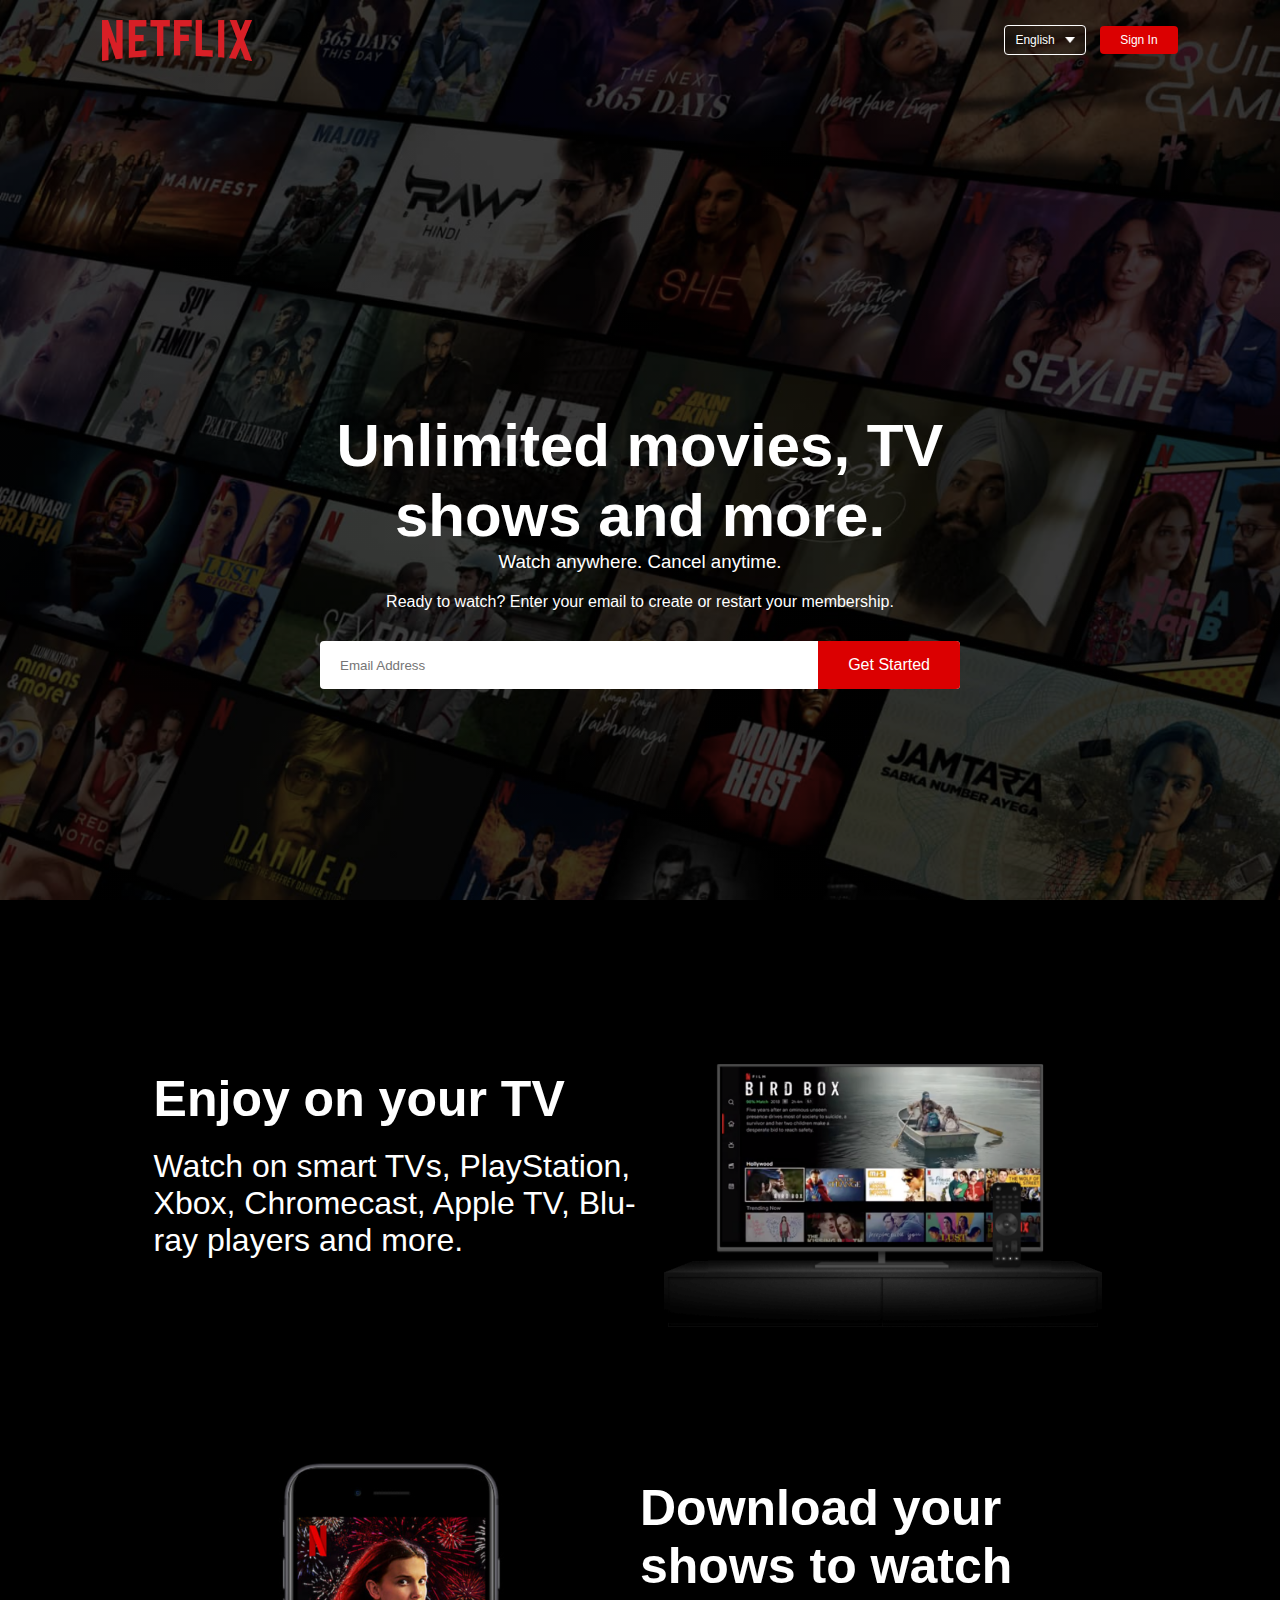
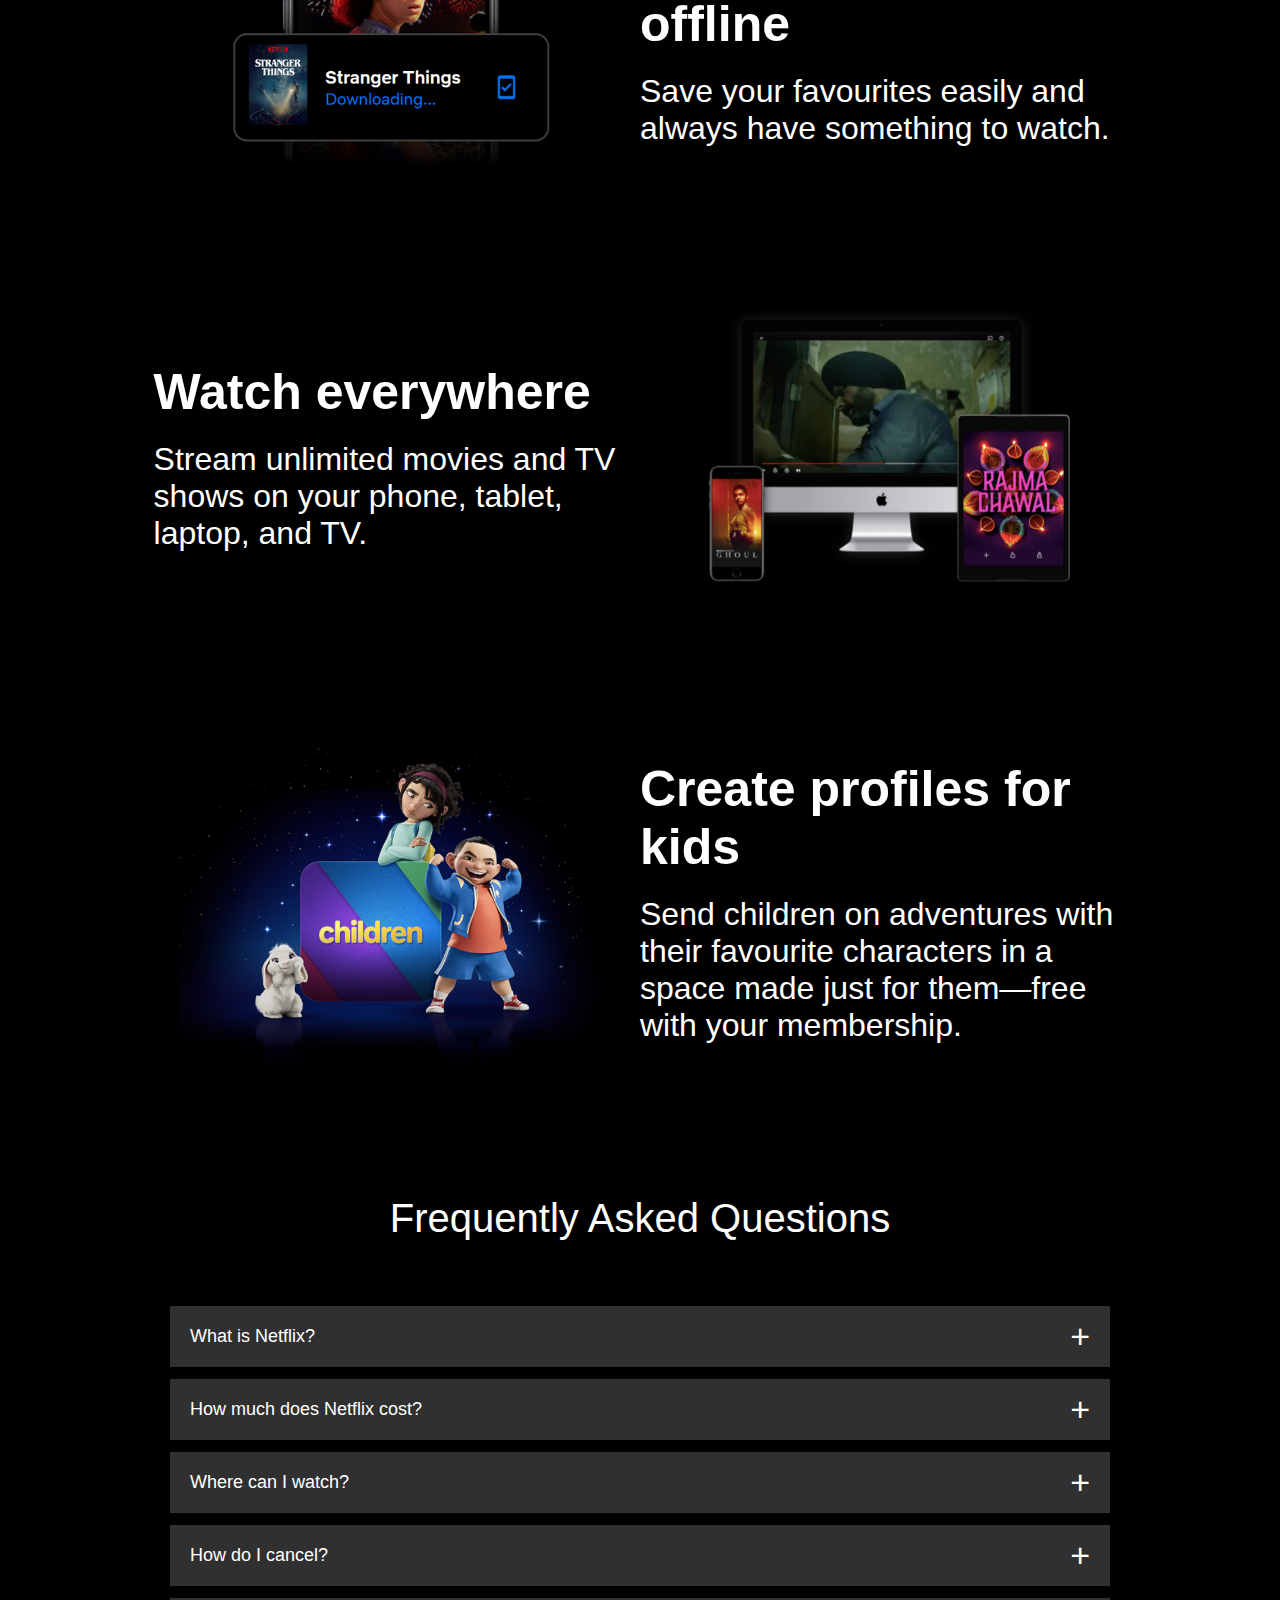
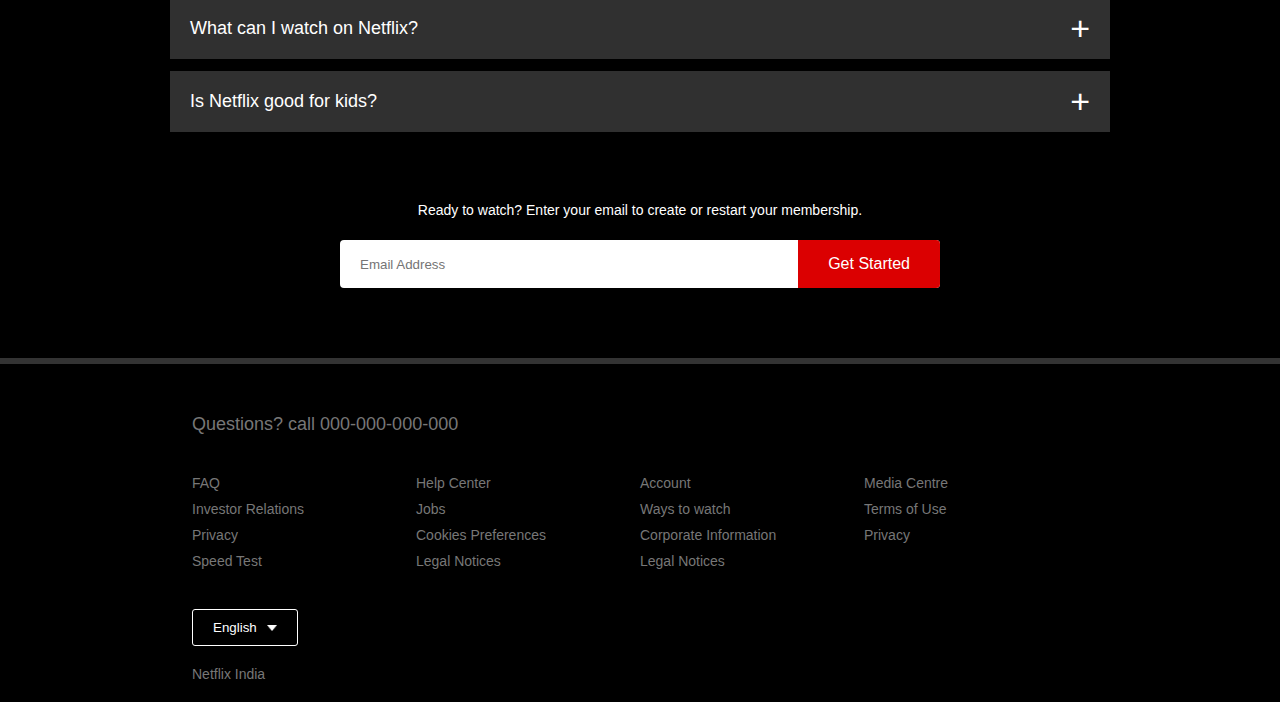
<file: index.html>
<!DOCTYPE html>
<html lang="en">
  <head>
    <meta charset="UTF-8" />
    <meta name="viewport" content="width=device-width, initial-scale=1.0" />
    <title>Netflix website clone</title>
    <link rel="stylesheet" href="style.css" />
  </head>
  <body>
    <div class="header">
      <nav>
        <img src="images1/logo.png" alt="logo" class="logo" />
        <div>
          <button class="language-btn">
            English <img src="images1/down-icon.png" alt="" />
          </button>
          <a href="login.html">Sign In</a>
        </div>
      </nav>
      <div class="header-content">
        <h1>Unlimited movies, TV shows and more.</h1>
        <h3>Watch anywhere. Cancel anytime.</h3>
        <p>
          Ready to watch? Enter your email to create or restart your membership.
        </p>
        <form class="email-signup">
          <input type="email" placeholder="Email Address" required />
          <button type="submit">Get Started</button>
        </form>
      </div>
    </div>

    <div class="features">
      <div class="row">
        <div class="text-col">
          <h2>Enjoy on your TV</h2>
          <p>
            Watch on smart TVs, PlayStation, Xbox, Chromecast, Apple TV, Blu-ray
            players and more.
          </p>
        </div>
        <div class="img-col">
          <img src="images1/feature-1.png " alt="" />
        </div>
      </div>
      <div class="row">
        <div class="img-col">
          <img src="images1/feature-2.png " alt="" />
        </div>
        <div class="text-col">
          <h2>Download your shows to watch offline</h2>
          <p>Save your favourites easily and always have something to watch.</p>
        </div>
      </div>
      <div class="row">
        <div class="text-col">
          <h2>Watch everywhere</h2>
          <p>
            Stream unlimited movies and TV shows on your phone, tablet, laptop,
            and TV.
          </p>
        </div>
        <div class="img-col">
          <img src="images1/feature-3.png " alt="" />
        </div>
      </div>
      <div class="row">
        <div class="img-col">
          <img src="images1/feature-4.png " alt="" />
        </div>
        <div class="text-col">
          <h2>Create profiles for kids</h2>
          <p>
            Send children on adventures with their favourite characters in a
            space made just for them—free with your membership.
          </p>
        </div>
      </div>
    </div>

    <div class="faq">
      <h2>Frequently Asked Questions</h2>
      <ul class="accordion">
        <li>
          <input type="radio" name="accordion" id="first" />
          <label for="first">What is Netflix?</label>
          <div class="content">
            Netflix is a streaming service that offers a wide variety of
            award-winning TV shows, movies, anime, documentaries and more – on
            thousands of internet-connected devices. <br />
            <br />You can watch as much as you want, whenever you want, without
            a single ad – all for one low monthly price. There's always
            something new to discover, and new TV shows and movies are added
            every week!
          </div>
        </li>
        <li>
          <input type="radio" name="accordion" id="second" />
          <label for="second">How much does Netflix cost?</label>
          <div class="content">
            Watch Netflix on your smartphone, tablet, Smart TV, laptop, or
            streaming device, all for one fixed monthly fee. Plans range from
            ₹149 to ₹649 a month. No extra costs, no contracts.
          </div>
        </li>
        <li>
          <input type="radio" name="accordion" id="third" />
          <label for="third">Where can I watch?</label>
          <div class="content">
            Watch anywhere, anytime. Sign in with your Netflix account to watch
            instantly on the web at netflix.com from your personal computer or
            on any internet-connected device that offers the Netflix app,
            including smart TVs, smartphones, tablets, streaming media players
            and game consoles.
            
            You can also download your favourite shows with
            the iOS, Android, or Windows 10 app. Use downloads to watch while
            you're on the go and without an internet connection. Take Netflix
            with you anywhere.
          </div>
        </li>
        <li>
          <input type="radio" name="accordion" id="fourth" />
          <label for="fourth">How do I cancel?</label>
          <div class="content">
            Lorem, ipsum dolor sit amet consectetur adipisicing elit. Neque,
            temporibus distinctio facere sunt voluptate ad asperiores porro
            modi, officiis nostrum illo. Modi qui, ad recusandae quod maiores
            consequuntur eius expedita iusto eligendi dolore vero veniam, odio
            maxime fugiat dicta repellat? Voluptatibus officiis quasi cum fugit
            obcaecati perspiciatis.
          </div>
        </li>
        <li>
          <input type="radio" name="accordion" id="fifth" />
          <label for="fifth">What can I watch on Netflix?</label>
          <div class="content">
            Lorem, ipsum dolor sit amet consectetur adipisicing elit. Neque,
            temporibus distinctio facere sunt voluptate ad asperiores porro
            modi, officiis nostrum illo. Modi qui, ad recusandae quod maiores
            consequuntur eius expedita iusto eligendi dolore vero veniam, odio
            maxime fugiat dicta repellat? Voluptatibus officiis quasi cum fugit
            obcaecati perspiciatis.
          </div>
        </li>
        <li>
          <input type="radio" name="accordion" id="sixth" />
          <label for="sixth">Is Netflix good for kids?</label>
          <div class="content">
            Lorem, ipsum dolor sit amet consectetur adipisicing elit. Neque,
            temporibus distinctio facere sunt voluptate ad asperiores porro
            modi, officiis nostrum illo. Modi qui, ad recusandae quod maiores
            consequuntur eius expedita iusto eligendi dolore vero veniam, odio
            maxime fugiat dicta repellat? Voluptatibus officiis quasi cum fugit
            obcaecati perspiciatis.
          </div>
        </li>
      </ul>
      <small>
        Ready to watch? Enter your email to create or restart your membership.
      </small>
      <form class="email-signup">
        <input type="email" placeholder="Email Address" required />
        <button type="submit">Get Started</button>
      </form>
    </div>

    <div class="footer">
      <h2>Questions? call 000-000-000-000</h2>

      <div class="row">
        <div class="col">
          <a href="#">FAQ</a>
          <a href="#">Investor Relations</a>
          <a href="#">Privacy</a>
          <a href="#">Speed Test</a>
        </div>
        <div class="col">
          <a href="#">Help Center</a>
          <a href="#">Jobs</a>
          <a href="#">Cookies Preferences</a>
          <a href="#">Legal Notices</a>
        </div>
        <div class="col">
          <a href="#">Account</a>
          <a href="#">Ways to watch</a>
          <a href="#">Corporate Information</a>
          <a href="#">Legal Notices</a>
        </div>
        <div class="col">
          <a href="#">Media Centre</a>
          <a href="#">Terms of Use</a>
          <a href="#">Privacy</a>
        </div>
      </div>
      <button class="language-btn">
        English <img src="images1/down-icon.png" alt="" />
      </button>
      <p class="copyright-txt">Netflix India</p>
    </div>
  </body>
</html>
</file>
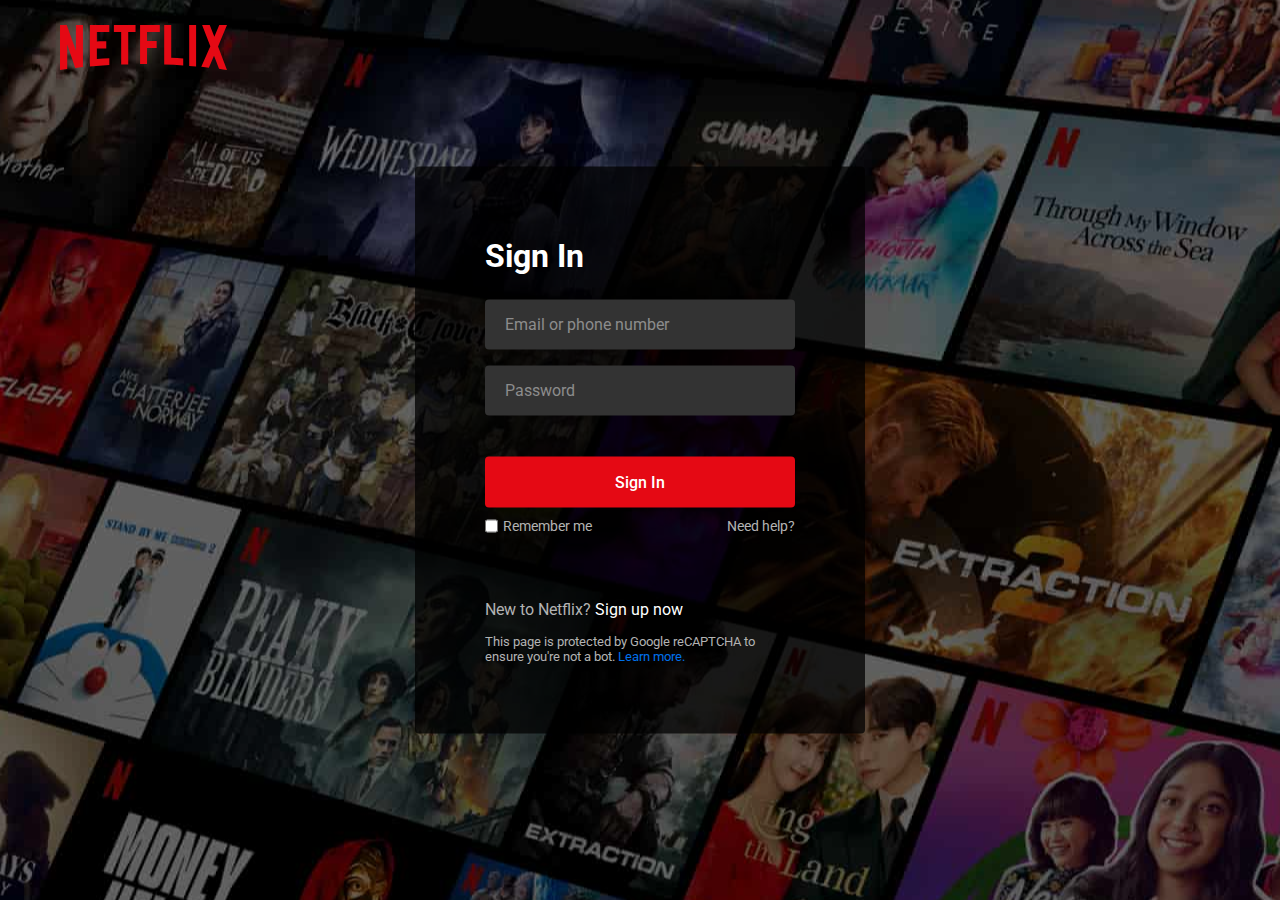
<file: login.html>
<!DOCTYPE html>
<!-- Coding By CodingNepal - www.codingnepalweb.com -->
<html lang="en">
<head>
    <meta charset="UTF-8">
    <meta name="viewport" content="width=device-width, initial-scale=1.0">
    <title>Netflix Login Page</title>
    <link rel="stylesheet" href="styles.css">
</head>
<body>
    <nav>
        <a href="#"><img src="images/logo.svg" alt="logo"></a>
    </nav>
    <div class="form-wrapper">
        <h2>Sign In</h2>
        <form action="#">
            <div class="form-control">
                <input type="text" required>
                <label>Email or phone number</label>
            </div>
            <div class="form-control">
                <input type="password" required>
                <label>Password</label>
            </div>
            <button type="submit">Sign In</button>
            <div class="form-help"> 
                <div class="remember-me">
                    <input type="checkbox" id="remember-me">
                    <label for="remember-me">Remember me</label>
                </div>
                <a href="#">Need help?</a>
            </div>
        </form>
        <p>New to Netflix? <a href="#">Sign up now</a></p>
        <small>
            This page is protected by Google reCAPTCHA to ensure you're not a bot. 
            <a href="#">Learn more.</a>
        </small>
    </div>
</body>
</html>
</file>
<file: style.css>
*{
  margin: 0;
  padding: 0;
  font-family: 'poppins', sans-serif;
  box-sizing: border-box;
}
body {
  background: #000;
  color: #fff;
}
.header{
  width: 100%;
  height: 100vh;
  background-image: linear-gradient(rgba(0,0,0,0.7),rgba(0,0,0,0.7)) ,url(images1/header-image.png);
  background-size: cover;
  background-position: center;
  padding: 10px 8%;
  position: relative;
}
nav{
  display: flex;
  align-items: center;
  justify-content: space-between;
  padding: 10px 0;
}
.logo{
  width: 150px;
  cursor: pointer;
}
nav button{
  border: 0;
  outline: 0;
  background: #db0001;
  color: #fff; 
  padding: 7px 20px;
  font-size: 12px;
  border-radius: 4px;
  margin-left: 10px;
  cursor: pointer;
}
nav a{
  border: 0;
  outline: 0;
  background: #db0001;
  color: #fff; 
  padding: 7px 20px;
  font-size: 12px;
  border-radius: 4px;
  margin-left: 10px;
  cursor: pointer;
  text-decoration: none;
}
.language-btn{
  display: inline-flex;
  align-items: center;
  background: transparent;
  border: 1px solid #fff;
  padding: 7px 10px;
}
.language-btn img{
  width: 10px;
  margin-left: 10px;
}
.header-content{
  position: absolute;
  top: 50%;
  left: 50%;
  transform: translate(-50%, -50%);
  text-align: center;
  margin-top: 100px;
}
.header-content h1{
  font-size: 60px;
  line-height: 70px;
  font-weight: 650;
  max-width: 650px;

}
.header-content h3{
  font-weight: 400;
  margin-bottom: 20px;
}
.email-signup{
  background: #fff;
  border-radius: 4px;
  display: flex;
  align-items: center;
  margin-top: 30px;
  overflow: hidden;
}
.email-signup input{
  flex: 1;
  border: 0;
  outline: 0;
  margin-left: 20px;
}
.email-signup button{
  background: #db0001;
  border: 0;
  outline: 0;
  color: #fff;
  font-size: 16px;
  cursor: pointer;
  padding: 15px 30px;
}
.features{
  padding: 50px 12%;
  font-size: 32px;
}
.row{
  display: flex;
  width: 100%;
  align-items: center;
  flex-wrap: wrap;
  padding: 50px 0px;

}
.text-col{
  flex-basis: 50%;
  margin-bottom: 20px;
}
.img-col{
  flex-basis: 50%;
  margin-bottom: 20px;
}
.img-col img{
  display: block;
  width: 90%;
  margin: auto;
}
.features h2{
  font-size: 50px;
  font-weight: 600;
  margin-bottom: 20px;
}

/* ---------------faq------------------- */
.faq{
  padding: 10px 12px;
  text-align: center;
  font-size: 18px;
}
.faq h2{
  font-weight: 500;
  font-size: 40px;
}
.accordion{
  margin: 60px auto;
  width: 100%;
  max-width: 950px;
}
.accordion li{
  list-style: none;
  width: 100%;
  padding: 5px;
}
.accordion li label{
  display: flex;
  align-items: center;
  padding: 20px;
  font-size: 18px;
  font-weight: 500;
  background: #303030;
  margin-bottom: 2px;
  cursor: pointer;
  position: relative;
}
label::after{
  content: '+';
  font-size: 34px;
  position: absolute;
  right: 20px;
  transition: transform 0.5s;
}
input[type='radio']{
  display: none;
}
.accordion .content{
  background: #303030;
  text-align: left;
  padding: 0 20px;
  max-height: 0;
  overflow: hidden;
  transition: max-height 0.5s, padding 0.5s;
}
.accordion input[type='radio']:checked + label + .content{
max-height: 600px;
padding: 30px 20px;

}

.accordion input[type='radio']:checked + label::after{
  transform: rotate(135deg);
}
.faq .email-signup{
  max-width: 600px;
  margin: 20px auto 60px;
}
.faq small{
  font-size: 14px;
}



/* ----------------footer-------------- */
.footer{
  padding: 50px 15% 10px;
  border-top: 6px solid #333;
  color: #777;
}
.footer h2{
  font-size: 18px;
  font-weight: 400;
  margin-bottom: 30px;
}
.footer .col{
  flex-basis: 25%;
  flex-grow: 1;
  margin-bottom: 20px;
}
.footer .col a{
  display: block;
  font-size: 14px;
  text-decoration: none;
  color: #777;
  margin-bottom: 10px ;
}
.footer .row{
  align-items: flex-start;
  padding: 10px 0;
}
.footer .language-btn{
  color: #fff;
  padding: 10px 20px;
  border-radius: 3px;
}
.copyright-txt{
  font-size: 14px;
  margin-top: 20px;
  margin-bottom: 10px;
}



/* --------------media-queries-for-small-screen-------------- */
@media only screen and (max-width: 600px){
  .logo{
    width: 100px;
  }
  nav button{
    padding: 5px 10px;
  }
  nav .language-btn{
    padding: 4px 8px;
  }
  .header-content{
    position: unset;
    transform: none;
    padding-top: 120px;
  }
  .header-content h1{
    font-size: 30px;
  }
  .email-signup button{
    font-size: 12px;
    padding: 10px 15px;
  }
  .text-col, .img-col{
    flex-basis: 100%;
  }
  .features h2{
    font-size: 30px;
  }
  .features p{
    font-size: 15px;
  }
  .row:nth-child(2), .row:nth-child(4){
    flex-direction: column-reverse;
  }
  .features .row{
    padding: 10px 0;
  }
  .faq h2{
    font-size: 20px;
  }
  .accordion .content{
    font-size: 14px;
  }
  .accordion li label {
    padding: 10px;
    font-size: 14px;
  }
  label::after{
    font-size: 22px;
  }
}
</file>
<file: styles.css>
@import url("https://fonts.googleapis.com/css2?family=Roboto:wght@400;500;600;700&display=swap");

* {
    margin: 0;
    padding: 0;
    box-sizing: border-box;
    font-family: 'Roboto', sans-serif;
}

body {
    background: #000;
}

body::before {
    content: "";
    position: absolute;
    left: 0;
    top: 0;
    opacity: 0.5;
    width: 100%;
    height: 100%;
    background: url("images/hero-img.jpg");
    background-position: center;
}

nav {
    position: fixed;
    padding: 25px 60px;
    z-index: 1;
}

nav a img {
    width: 167px;
}

.form-wrapper {
    position: absolute;
    left: 50%;
    top: 50%;
    border-radius: 4px;
    padding: 70px;
    width: 450px;
    transform: translate(-50%, -50%);
    background: rgba(0, 0, 0, .75);
}

.form-wrapper h2 {
    color: #fff;
    font-size: 2rem;
}

.form-wrapper form {
    margin: 25px 0 65px;
}

form .form-control {
    height: 50px;
    position: relative;
    margin-bottom: 16px;
}

.form-control input {
    height: 100%;
    width: 100%;
    background: #333;
    border: none;
    outline: none;
    border-radius: 4px;
    color: #fff;
    font-size: 1rem;
    padding: 0 20px;
}

.form-control input:is(:focus, :valid) {
    background: #444;
    padding: 16px 20px 0;
}

.form-control label {
    position: absolute;
    left: 20px;
    top: 50%;
    transform: translateY(-50%);
    font-size: 1rem;
    pointer-events: none;
    color: #8c8c8c;
    transition: all 0.1s ease;
}

.form-control input:is(:focus, :valid)~label {
    font-size: 0.75rem;
    transform: translateY(-130%);
}

form button {
    width: 100%;
    padding: 16px 0;
    font-size: 1rem;
    background: #e50914;
    color: #fff;
    font-weight: 500;
    border-radius: 4px;
    border: none;
    outline: none;
    margin: 25px 0 10px;
    cursor: pointer;
    transition: 0.1s ease;
}

form button:hover {
    background: #c40812;
}

.form-wrapper a {
    text-decoration: none;
}

.form-wrapper a:hover {
    text-decoration: underline;
}

.form-wrapper :where(label, p, small, a) {
    color: #b3b3b3;
}

form .form-help {
    display: flex;
    justify-content: space-between;
}

form .remember-me {
    display: flex;
}

form .remember-me input {
    margin-right: 5px;
    accent-color: #b3b3b3;
}

form .form-help :where(label, a) {
    font-size: 0.9rem;
}

.form-wrapper p a {
    color: #fff;
}

.form-wrapper small {
    display: block;
    margin-top: 15px;
    color: #b3b3b3;
}

.form-wrapper small a {
    color: #0071eb;
}

@media (max-width: 740px) {
    body::before {
        display: none;
    }

    nav, .form-wrapper {
        padding: 20px;
    }

    nav a img {
        width: 140px;
    }

    .form-wrapper {
        width: 100%;
        top: 43%;
    }

    .form-wrapper form {
        margin: 25px 0 40px;
    }
}
</file>
